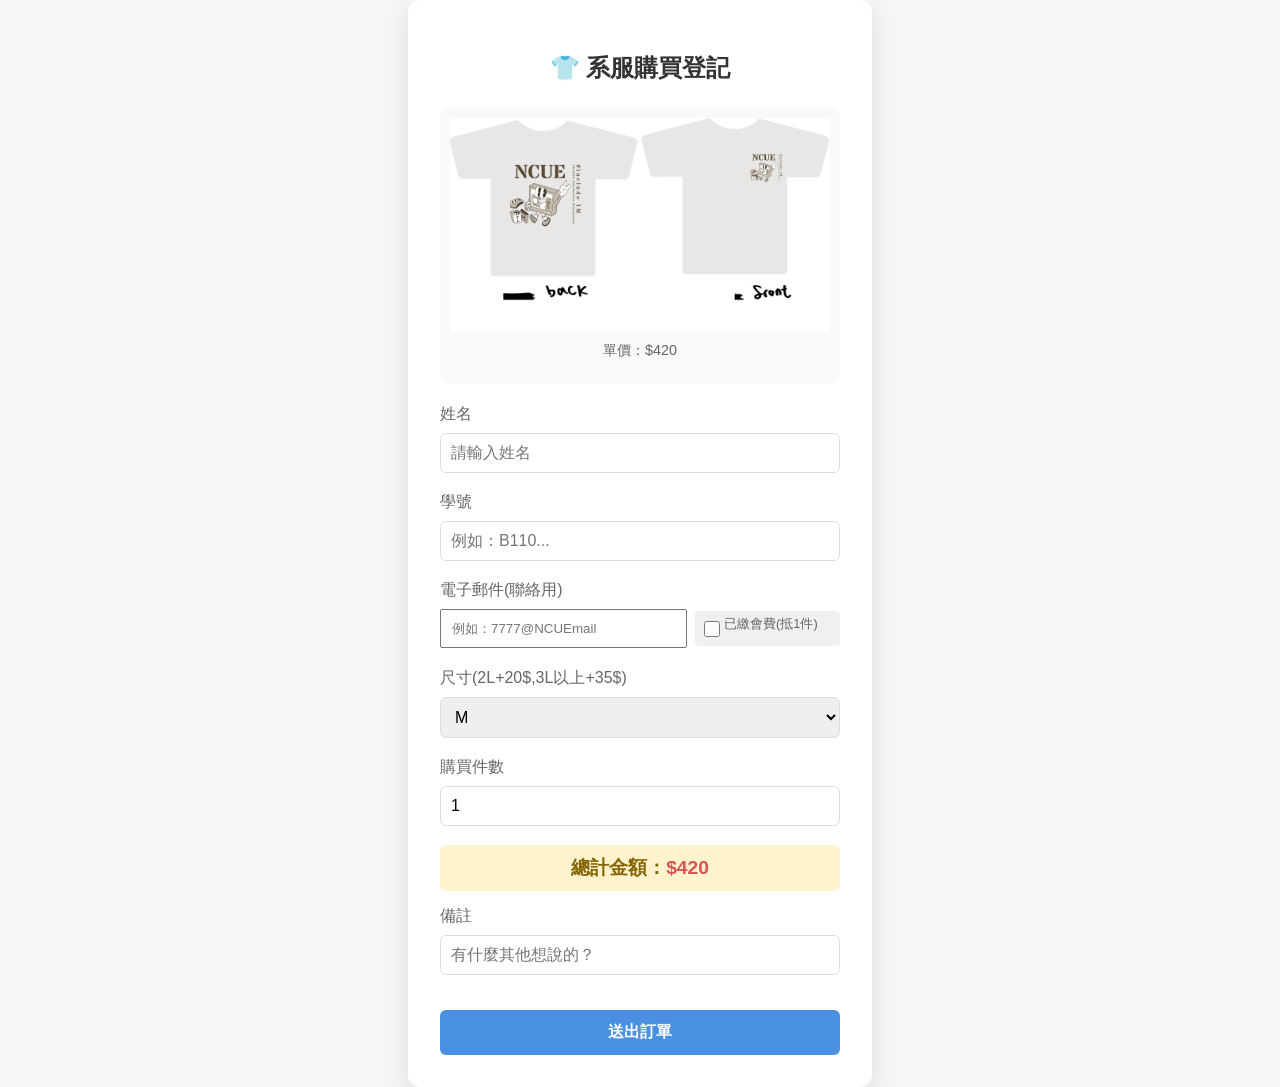
<file: index.html>
<!DOCTYPE html>
<html lang="zh-TW">
<head>
    <meta charset="utf-8">
    <meta name="viewport" content="width=device-width, initial-scale=1.0">
    <title>系服預購系統</title>
    <link rel="stylesheet" href="style.css">
</head>
<body>

    <div class="container">
    <h2>👕 系服購買登記</h2>

    <div class="shirt-preview">
        <img src="preview.png" alt="系服預覽圖" id="previewImg">
        <p class="price-tag">單價：$420</p>
    </div>

    <form id="orderForm">
        <div class="form-group">
            <label for="name">姓名</label>
            <input type="text" id="name" placeholder="請輸入姓名" required>
        </div>

        <div class="form-group">
            <label for="studentId">學號</label>
            <input type="text" id="studentId" placeholder="例如：B110... " required>
        </div>

        <div class="form-group">
            <label for="mail">電子郵件(聯絡用)</label>
            <div class="input-row">
                <input type="email" id="mail" placeholder="例如：7777@NCUEmail" required>
                <div class="checkbox-group">
                    <input type="checkbox" id="isMember">
                    <label for="isMember" class="checkbox-label">已繳會費(抵1件)</label>
                </div>
            </div>
        </div>
        

        <div class="form-group">
            <label for="size">尺寸(2L+20$,3L以上+35$)</label>
            <select id="size">
                <option value="S">S</option>
                <option value="M" selected>M</option>
                <option value="L">L</option>
                <option value="2L">2L</option>
                <option value="3L">3L</option>
                <option value="3L">4L</option>
            </select>
        </div>

        <div class="form-group">
            <label for="amount">購買件數</label>
            <input type="number" id="amount" value="1" min="1">
        </div>

        <div class="total-price">
            總計金額：<span id="totalDisplay">$420</span>
        </div>

        <div class="form-group">
            <label for="note">備註</label>
            <input type="text" id="note" placeholder="有什麼其他想說的？">
        </div>

        <button type="submit" id="submitBtn">送出訂單</button>
        </form>

    </div>

    <div id="receiptModal" class="modal">
        <div class="modal-content">
            <h3>🧾 購買收據 (預購登記)</h3>
            <hr>
            <div id="receiptDetails">
                </div>
            <button onclick="closeReceipt()" class="close-btn">關閉並返回</button>
            <p style="font-size: 0.8rem; color: #888; margin-top: 10px;">請截圖此畫面作為購買證明</p>
        </div>
    </div>

    <script>
        const scriptURL = 'https://script.google.com/macros/s/AKfycbw4Grm_l83E730br2TGBsD0pWbeWzTWlHVM6hFkMSr-LmBqJSFtYzTlq4XBzA86LNAkKQ/exec';
        const UNIT_PRICE = 420; 

        const receiptModal = document.getElementById('receiptModal');
        const receiptDetails = document.getElementById('receiptDetails');
        
        const form = document.getElementById('orderForm');
        const submitBtn = document.getElementById('submitBtn');
        const amountInput = document.getElementById('amount');
        const sizeInput = document.getElementById('size');
        const isMemberCheck = document.getElementById('isMember');
        const totalDisplay = document.getElementById('totalDisplay');

        function updateTotal() {
            const amount = parseInt(amountInput.value) || 0;
            const sizeValue = sizeInput.value;
            const isMember = isMemberCheck.checked;
            
            let currentUnitPrice = UNIT_PRICE;

            // 1. 處理尺寸加價
            if (sizeValue === "2L") {
                currentUnitPrice += 20;
            } else if (sizeValue === "3L" || sizeValue === "4L") {
                currentUnitPrice += 35;
            }
            
            // 2. 計算總額
            let total = amount * currentUnitPrice;

            // 3. 處理會費折抵 (折抵一件基礎單價 $420)
            if (isMember && amount > 0) {
                total -= currentUnitPrice; 
            }

            // 4. 確保總額不為負數 (預防萬一)
            if (total < 0) total = 0;

            totalDisplay.innerText = `$${total}`;
            return total;
        }

        // 監聽所有會影響金額的欄位
        amountInput.addEventListener('input', updateTotal);
        sizeInput.addEventListener('change', updateTotal);
        isMemberCheck.addEventListener('change', updateTotal);

        function closeReceipt() {
            receiptModal.style.display = 'none';
        }

        form.addEventListener('submit', e => {
            e.preventDefault();
            
            const name = document.getElementById('name').value.trim();
            const studentId = document.getElementById('studentId').value.trim();
            const mail = document.getElementById('mail').value.trim();
            const finalTotal = updateTotal();

            if (!name || !studentId || !mail) {
                alert("請填寫必填欄位");
                return;
            }

            submitBtn.disabled = true;
            submitBtn.innerText = '處理中...';

            const data = {
                name: name,
                studentId: studentId,
                mail: mail,
                isMember: isMemberCheck.checked ? "是" : "否", // 傳給後台
                size: sizeInput.value,
                amount: amountInput.value,
                totalPrice: finalTotal,
                note: document.getElementById('note').value
            };

            fetch(scriptURL, {
                method: 'POST',
                mode: 'no-cors',
                body: JSON.stringify(data),
                headers: { 'Content-Type': 'application/json' }
            })
            .then(() => {
                // 取得當前日期
                const now = new Date();
                const dateString = `${now.getFullYear()}/${now.getMonth() + 1}/${now.getDate()} ${now.getHours()}:${now.getMinutes()}`;
                
                // 準備收據內容
                const isMemberText = isMemberCheck.checked ? "✅ 已繳會費 (抵1件)" : "❌ 未繳會費";
                const finalTotal = updateTotal(); // 再次確認金額

                receiptDetails.innerHTML = `
                    <div class="receipt-item"><span class="receipt-label">登記日期：</span><span class="receipt-value">${dateString}</span></div>
                    <div class="receipt-item"><span class="receipt-label">姓名：</span><span class="receipt-value">${document.getElementById('name').value}</span></div>
                    <div class="receipt-item"><span class="receipt-label">學號：</span><span class="receipt-value">${document.getElementById('studentId').value}</span></div>
                    <div class="receipt-item"><span class="receipt-label">郵件：</span><span class="receipt-value">${document.getElementById('mail').value}</span></div>
                    <div class="receipt-item"><span class="receipt-label">數量：</span><span class="receipt-value">${document.getElementById('amount').value}</span></div>
                    <div class="receipt-item"><span class="receipt-label">尺寸：</span><span class="receipt-value">${sizeInput.value}</span></div>
                    <div class="receipt-item"><span class="receipt-label">會費狀態：</span><span class="receipt-value">${isMemberText}</span></div>
                    <hr>
                    <div class="receipt-item" style="font-size: 1.2rem; font-weight: bold; color: #d9534f;">
                        <span>應付總額：</span><span>$${finalTotal}</span>
                    </div>
                `;

                // 顯示收據彈窗
                receiptModal.style.display = 'flex';

                // 重置表單
                submitBtn.disabled = false;
                submitBtn.innerText = '送出訂單';
                form.reset();
                updateTotal();
            })
            .catch(error => {
                console.error('Error!', error.message);
                alert("發生錯誤，請稍後再試");
                submitBtn.disabled = false;
                submitBtn.innerText = '送出訂單';
            });
        });
    </script>
</body>
</html>
</file>
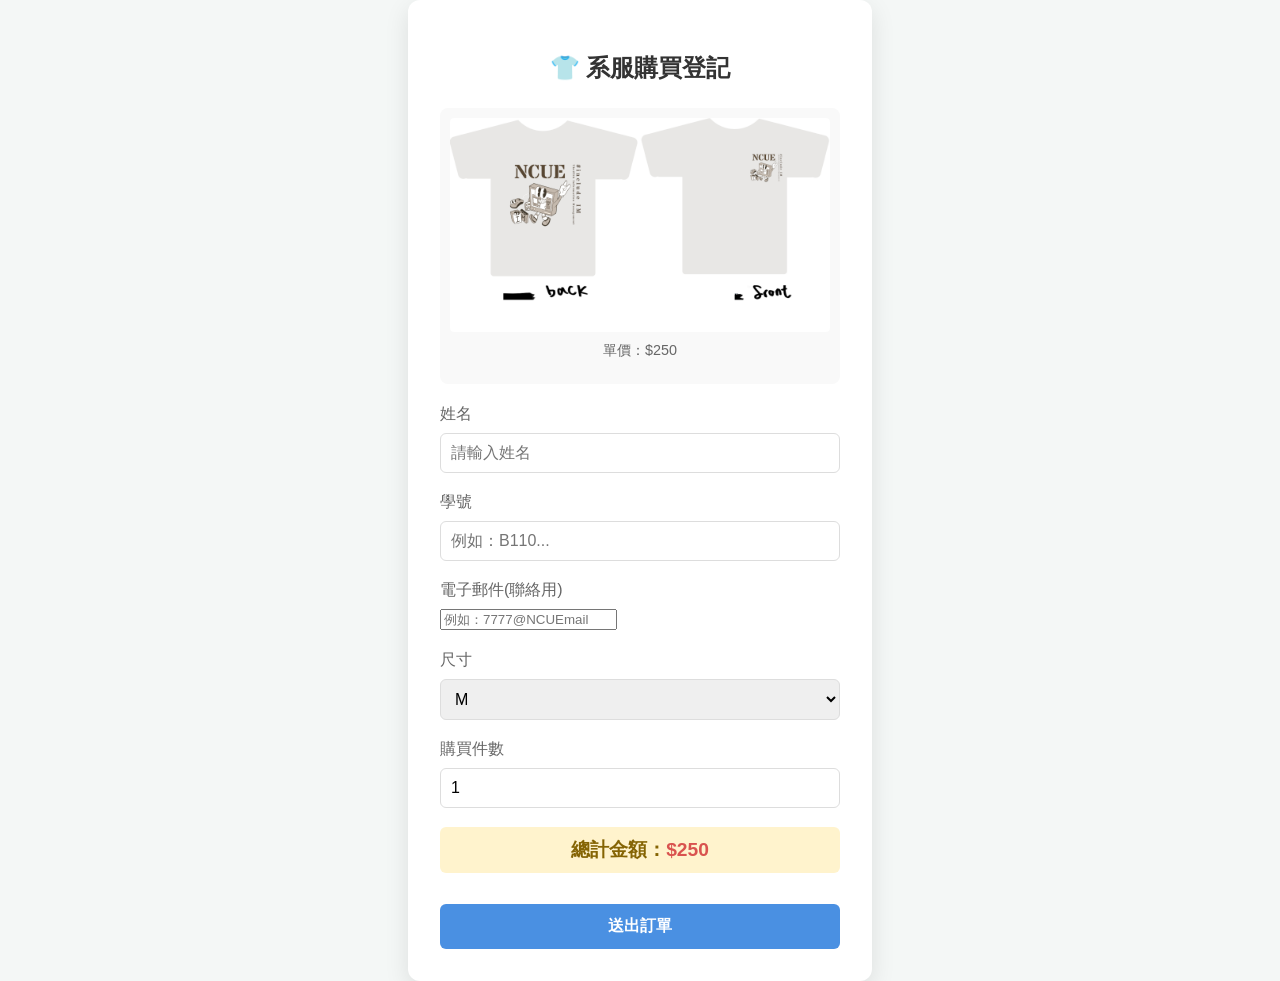
<file: purchase/purchase.html>
<!DOCTYPE html>
<html lang="zh-TW">
<head>
    <meta charset="utf-8">
    <meta name="viewport" content="width=device-width, initial-scale=1.0">
    <title>系服預購系統</title>
    <link rel="stylesheet" href="style.css">
</head>
<body>

    <div class="container">
    <h2>👕 系服購買登記</h2>

    <div class="shirt-preview">
        <img src="preview.png" alt="系服預覽圖" id="previewImg">
        <p class="price-tag">單價：$250</p>
    </div>

    <form id="orderForm">
        <div class="form-group">
            <label for="name">姓名</label>
            <input type="text" id="name" placeholder="請輸入姓名" required>
        </div>

        <div class="form-group">
            <label for="studentId">學號</label>
            <input type="text" id="studentId" placeholder="例如：B110... " required>
        </div>

        <div class="form-group">
            <label for="mail">電子郵件(聯絡用)</label>
            <input type="email" id="mail" placeholder="例如：7777@NCUEmail " required>
        </div>

        <div class="form-group">
            <label for="size">尺寸</label>
            <select id="size">
                <option value="S">S</option>
                <option value="M" selected>M</option>
                <option value="L">L</option>
                <option value="2L">2L</option>
                <option value="XL">XL</option>
            </select>
        </div>

        <div class="form-group">
            <label for="amount">購買件數</label>
            <input type="number" id="amount" value="1" min="1">
        </div>

        <div class="total-price">
            總計金額：<span id="totalDisplay">$250</span>
        </div>

        <button type="submit" id="submitBtn">送出訂單</button>
        </form>
    </div>

    <script>
        const scriptURL = 'https://script.google.com/macros/s/AKfycbw4Grm_l83E730br2TGBsD0pWbeWzTWlHVM6hFkMSr-LmBqJSFtYzTlq4XBzA86LNAkKQ/exec';
        const UNIT_PRICE = 250; // 這裡設定單價

        const form = document.getElementById('orderForm');
        const submitBtn = document.getElementById('submitBtn');
        const amountInput = document.getElementById('amount');
        const totalDisplay = document.getElementById('totalDisplay');

        // --- 自動計算金額邏輯 ---
        function updateTotal() {
            const amount = parseInt(amountInput.value) || 0;
            const total = amount * UNIT_PRICE;
            totalDisplay.innerText = `$${total}`;
        }

        // 監聽輸入框變化 (打字或點擊上下箭頭)
        amountInput.addEventListener('input', updateTotal);

        form.addEventListener('submit', e => {
            e.preventDefault();
            
            // 基本檢查
            const name = document.getElementById('name').value.trim();
            const studentId = document.getElementById('studentId').value.trim();
            if (!name || !studentId) {
                alert("請填寫必填欄位");
                return;
            }

            submitBtn.disabled = true;
            submitBtn.innerText = '處理中...';

            const data = {
                name: name,
                studentId: studentId,
                mail: document.getElementById('mail').value,
                size: document.getElementById('size').value,
                amount: amountInput.value,
                totalPrice: parseInt(amountInput.value) * UNIT_PRICE // 同步把總價送到後台
            };

            fetch(scriptURL, {
                method: 'POST',
                mode: 'no-cors',
                body: JSON.stringify(data),
                headers: { 'Content-Type': 'application/json' }
            })
            .then(() => {
                alert("🎉 登記成功！");
                submitBtn.disabled = false;
                submitBtn.innerText = '送出訂單';
                form.reset();
                updateTotal(); // 重置後恢復顯示 $250
            })
            .catch(error => {
                console.error('Error!', error.message);
                alert("發生錯誤，請稍後再試");
                submitBtn.disabled = false;
                submitBtn.innerText = '送出訂單';
            });
        });
    </script>
</body>
</html>
</file>
<file: style.css>
/* �򥻳]�w */
body {
    font-family: "Helvetica Neue", Helvetica, Arial, "PingFang TC", "Microsoft JhengHei", sans-serif;
    background-color: #f4f7f6;
    display: flex;
    justify-content: center;
    align-items: center;
    min-height: 100vh;
    margin: 0;
}

/* �d���e�� */
.container {
    background-color: #ffffff;
    padding: 2rem;
    border-radius: 12px;
    box-shadow: 0 8px 24px rgba(0, 0, 0, 0.1);
    width: 100%;
    max-width: 400px;
}

h2 {
    color: #333;
    text-align: center;
    margin-bottom: 1.5rem;
    font-size: 1.5rem;
}

/* ����s�� */
.form-group {
    margin-bottom: 1.2rem;
}

label {
    display: block;
    margin-bottom: 0.5rem;
    color: #666;
    font-weight: 500;
}

/* ��J�ػP��ܮؼ˦� */
input[type="text"],
input[type="number"],
select {
    width: 100%;
    padding: 10px;
    border: 1px solid #ddd;
    border-radius: 6px;
    box-sizing: border-box; /* �T�O padding ���v�T�e�� */
    font-size: 1rem;
    transition: border-color 0.3s ease;
}

input:focus,
select:focus {
    outline: none;
    border-color: #4a90e2;
    box-shadow: 0 0 0 2px rgba(74, 144, 226, 0.2);
}

/* ���s�˦� */
button {
    width: 100%;
    padding: 12px;
    background-color: #4a90e2;
    color: white;
    border: none;
    border-radius: 6px;
    font-size: 1rem;
    font-weight: bold;
    cursor: pointer;
    transition: background-color 0.3s ease, transform 0.1s ease;
    margin-top: 1rem;
}

button:hover {
    background-color: #357abd;
}

button:active {
    transform: scale(0.98);
}

button:disabled {
    background-color: #ccc;
    cursor: not-allowed;
}

/* �w���ϼ˦� */
.shirt-preview {
    text-align: center;
    margin-bottom: 20px;
    background: #f9f9f9;
    padding: 10px;
    border-radius: 8px;
}

.shirt-preview img {
    max-width: 100%;
    height: auto;
    border-radius: 4px;
}

.price-tag {
    color: #666;
    font-size: 0.9rem;
    margin-top: 5px;
}

/* �`���B�˦� */
.total-price {
    background-color: #fff3cd;
    color: #856404;
    padding: 10px;
    text-align: center;
    font-weight: bold;
    font-size: 1.2rem;
    border-radius: 6px;
    margin-bottom: 15px;
}

#totalDisplay {
    color: #d9534f;
}

.input-row {
    display: flex;
    align-items: center;
    width: 100%; /* �T�O�����e�� */
    gap: 8px;    /* ��춡�����Z */
}

.input-row input[type="email"] {
    flex-grow: 1;    /* ���q�l���۰ʦ����Ҧ��Ѿl�Ŷ� */
    min-width: 0;    /* �o�O Flexbox ���p�ޥ��A���� input ���}�e�� */
    padding: 10px;
}

.checkbox-group {
    display: flex;
    align-items: center;
    flex-shrink: 0;  /* ���n�G�j���Q�����I */
    width: 135px;    /* �����@�ӭ�n��o�U��r���T�w�e�� */
    font-size: 0.8rem;
    color: #555;
    background: #f0f0f0; /* ��[�G�[�ӲH�H�����K�ݽd��A�����w�i�R */
    padding: 5px;
    border-radius: 4px;
}

.checkbox-group input {
    margin-right: 4px;
    width: 16px;
    height: 16px;
    cursor: pointer;
    flex-shrink: 0; /* ����Ŀ��饻���ܫ� */
}

.checkbox-label {
    white-space: nowrap; /* ���藍�㴫�� */
    cursor: pointer;
}

/* �u���I�� */
.modal {
    display: none; /* �w�]���� */
    position: fixed;
    z-index: 1000;
    left: 0;
    top: 0;
    width: 100%;
    height: 100%;
    background-color: rgba(0,0,0,0.5); /* �b�z���I�� */
    justify-content: center;
    align-items: center;
}

/* �u������ */
.modal-content {
    background-color: #fff;
    padding: 25px;
    border-radius: 15px;
    width: 90%;
    max-width: 350px;
    text-align: left;
    box-shadow: 0 5px 15px rgba(0,0,0,0.3);
}

.modal-content h3 {
    margin-top: 0;
    color: #333;
    text-align: center;
}

/* ���ڲӸ`���� */
.receipt-item {
    margin: 10px 0;
    font-size: 0.95rem;
    display: flex;
    justify-content: space-between;
}

.receipt-label {
    font-weight: bold;
    color: #666;
}

.receipt-value {
    color: #333;
}

.close-btn {
    background-color: #28a745;
    margin-top: 20px;
}
</file>
<file: purchase/style.css>
/* �򥻳]�w */
body {
    font-family: "Helvetica Neue", Helvetica, Arial, "PingFang TC", "Microsoft JhengHei", sans-serif;
    background-color: #f4f7f6;
    display: flex;
    justify-content: center;
    align-items: center;
    min-height: 100vh;
    margin: 0;
}

/* �d���e�� */
.container {
    background-color: #ffffff;
    padding: 2rem;
    border-radius: 12px;
    box-shadow: 0 8px 24px rgba(0, 0, 0, 0.1);
    width: 100%;
    max-width: 400px;
}

h2 {
    color: #333;
    text-align: center;
    margin-bottom: 1.5rem;
    font-size: 1.5rem;
}

/* ����s�� */
.form-group {
    margin-bottom: 1.2rem;
}

label {
    display: block;
    margin-bottom: 0.5rem;
    color: #666;
    font-weight: 500;
}

/* ��J�ػP��ܮؼ˦� */
input[type="text"],
input[type="number"],
select {
    width: 100%;
    padding: 10px;
    border: 1px solid #ddd;
    border-radius: 6px;
    box-sizing: border-box; /* �T�O padding ���v�T�e�� */
    font-size: 1rem;
    transition: border-color 0.3s ease;
}

input:focus,
select:focus {
    outline: none;
    border-color: #4a90e2;
    box-shadow: 0 0 0 2px rgba(74, 144, 226, 0.2);
}

/* ���s�˦� */
button {
    width: 100%;
    padding: 12px;
    background-color: #4a90e2;
    color: white;
    border: none;
    border-radius: 6px;
    font-size: 1rem;
    font-weight: bold;
    cursor: pointer;
    transition: background-color 0.3s ease, transform 0.1s ease;
    margin-top: 1rem;
}

button:hover {
    background-color: #357abd;
}

button:active {
    transform: scale(0.98);
}

button:disabled {
    background-color: #ccc;
    cursor: not-allowed;
}

/* �w���ϼ˦� */
.shirt-preview {
    text-align: center;
    margin-bottom: 20px;
    background: #f9f9f9;
    padding: 10px;
    border-radius: 8px;
}

.shirt-preview img {
    max-width: 100%;
    height: auto;
    border-radius: 4px;
}

.price-tag {
    color: #666;
    font-size: 0.9rem;
    margin-top: 5px;
}

/* �`���B�˦� */
.total-price {
    background-color: #fff3cd;
    color: #856404;
    padding: 10px;
    text-align: center;
    font-weight: bold;
    font-size: 1.2rem;
    border-radius: 6px;
    margin-bottom: 15px;
}

#totalDisplay {
    color: #d9534f;
}
</file>
